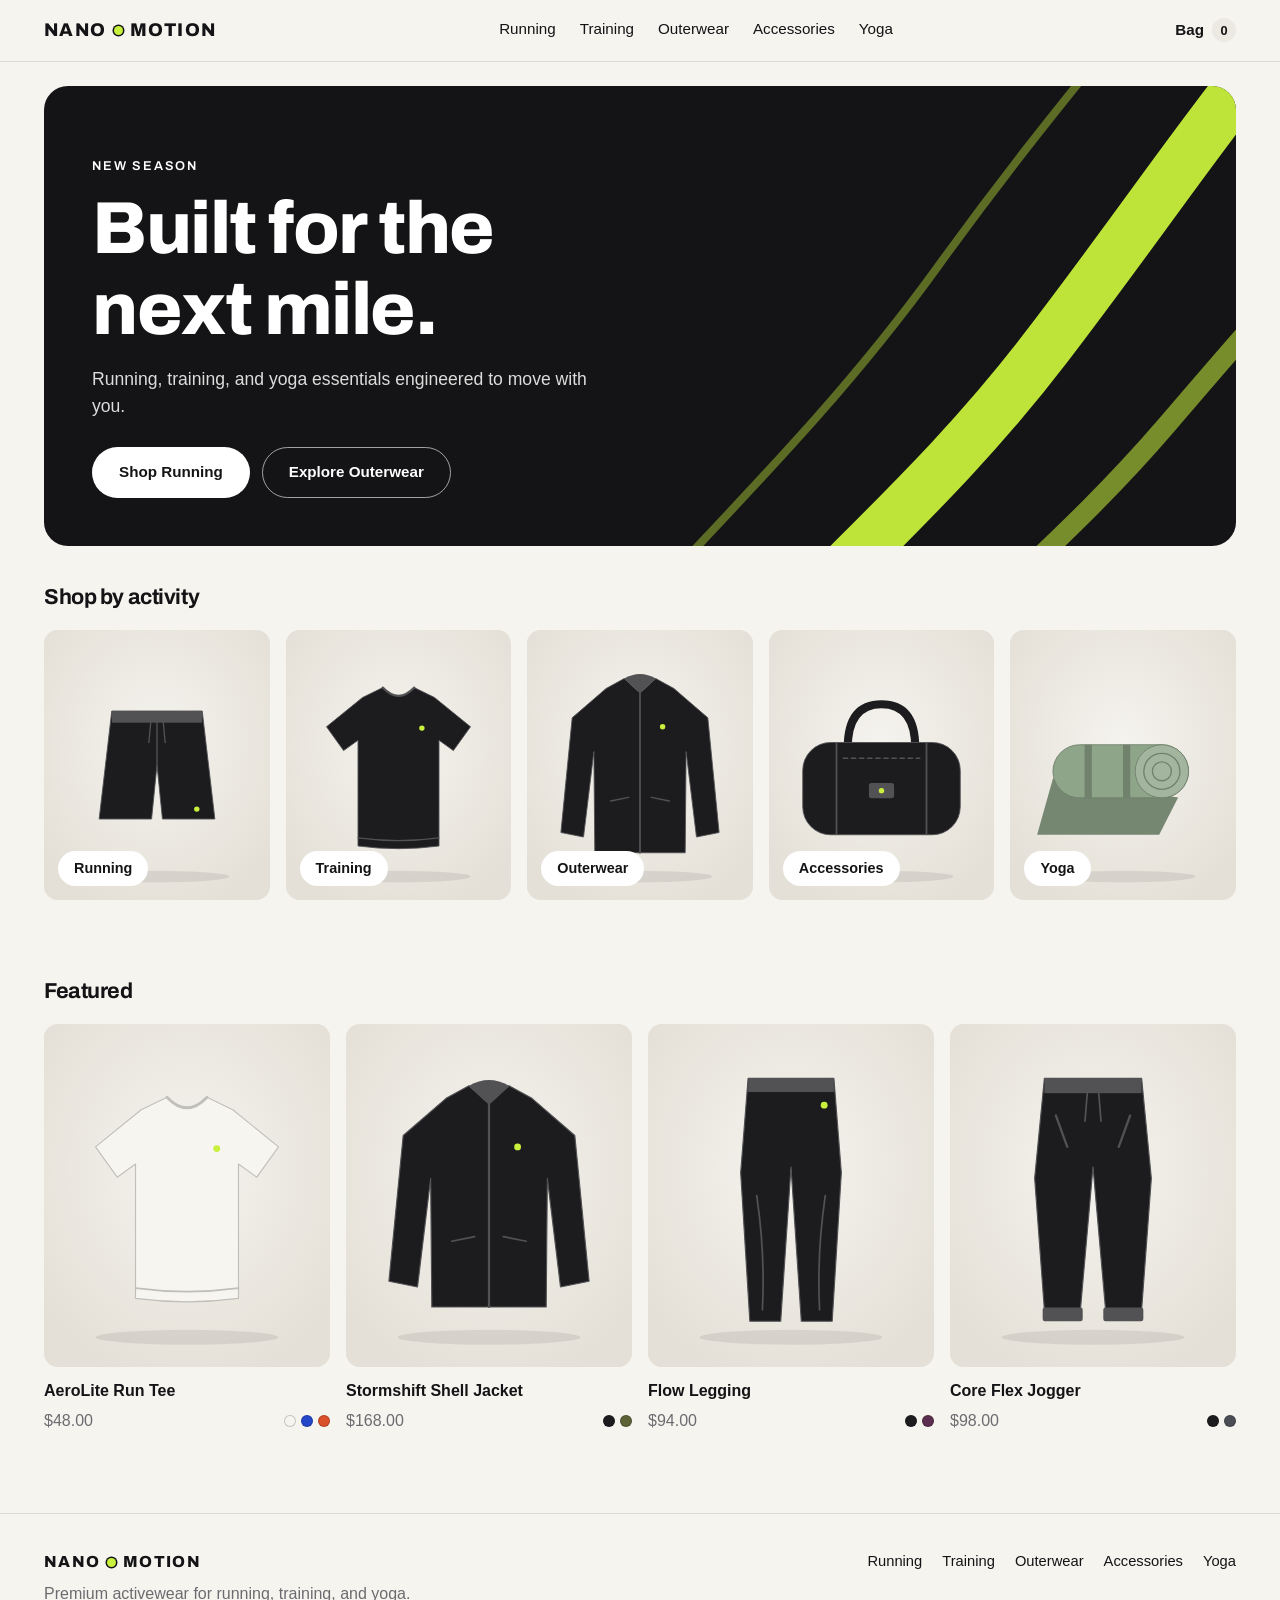
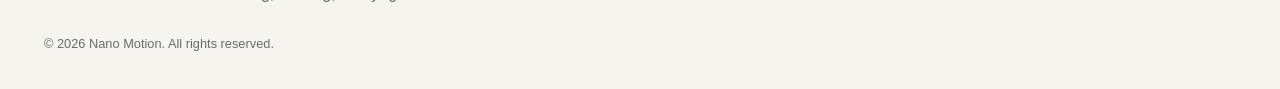
<file: index.html>
<!doctype html>
<html lang="en">
<head>
  <meta charset="utf-8">
  <meta name="viewport" content="width=device-width, initial-scale=1">
  <title>Nano Motion | Premium activewear</title>
  <meta name="description" content="Premium activewear for running, training, and yoga.">
  <meta name="robots" content="noindex">

  <!-- MEASUREMENT: the OpenAI Measurement Pixel base code goes here, near the top of <head>. -->

  <script>
    (function (w, d, s, u) {
      if (w.oaiq) return;
      var q = function () {
        q.q.push(arguments);
      };
      q.q = [];
      w.oaiq = q;
      var js = d.createElement(s);
      js.async = true;
      js.src = u;
      var f = d.getElementsByTagName(s)[0];
      f.parentNode.insertBefore(js, f);
    })(window, document, "script", "https://bzrcdn.openai.com/sdk/oaiq.min.js");

    // Debug is off unless enabled for this tab with ?debug=1; ?debug=0 disables it.
    var nmPixelDebugParam = new URLSearchParams(window.location.search).get("debug");
    var nmPixelDebug = nmPixelDebugParam === "1";
    try {
      if (nmPixelDebugParam === "1" || nmPixelDebugParam === "0") {
        sessionStorage.setItem("nm_pixel_debug", nmPixelDebugParam);
      } else {
        nmPixelDebug = sessionStorage.getItem("nm_pixel_debug") === "1";
      }
    } catch (err) { /* storage unavailable: use the URL setting for this page */ }

    oaiq("init", {
      pixelId: "1vU1PkihULoohTs1TNQBzy",
      debug: nmPixelDebug
    });
  </script>

  <link rel="preconnect" href="https://fonts.googleapis.com">
  <link rel="preconnect" href="https://fonts.gstatic.com" crossorigin>
  <link href="https://fonts.googleapis.com/css2?family=Archivo:wght@500;600;700;800&display=swap" rel="stylesheet">
  <link rel="stylesheet" href="css/styles.css">
</head>
<body data-page="home">
  <header class="site-header" id="site-header"></header>
  <main id="main" class="page page-home"></main>
  <footer class="site-footer" id="site-footer"></footer>

  <script src="js/products.js"></script>
  <script src="js/store.js"></script>
  <script src="js/pages/home.js"></script>
</body>
</html>
</file>
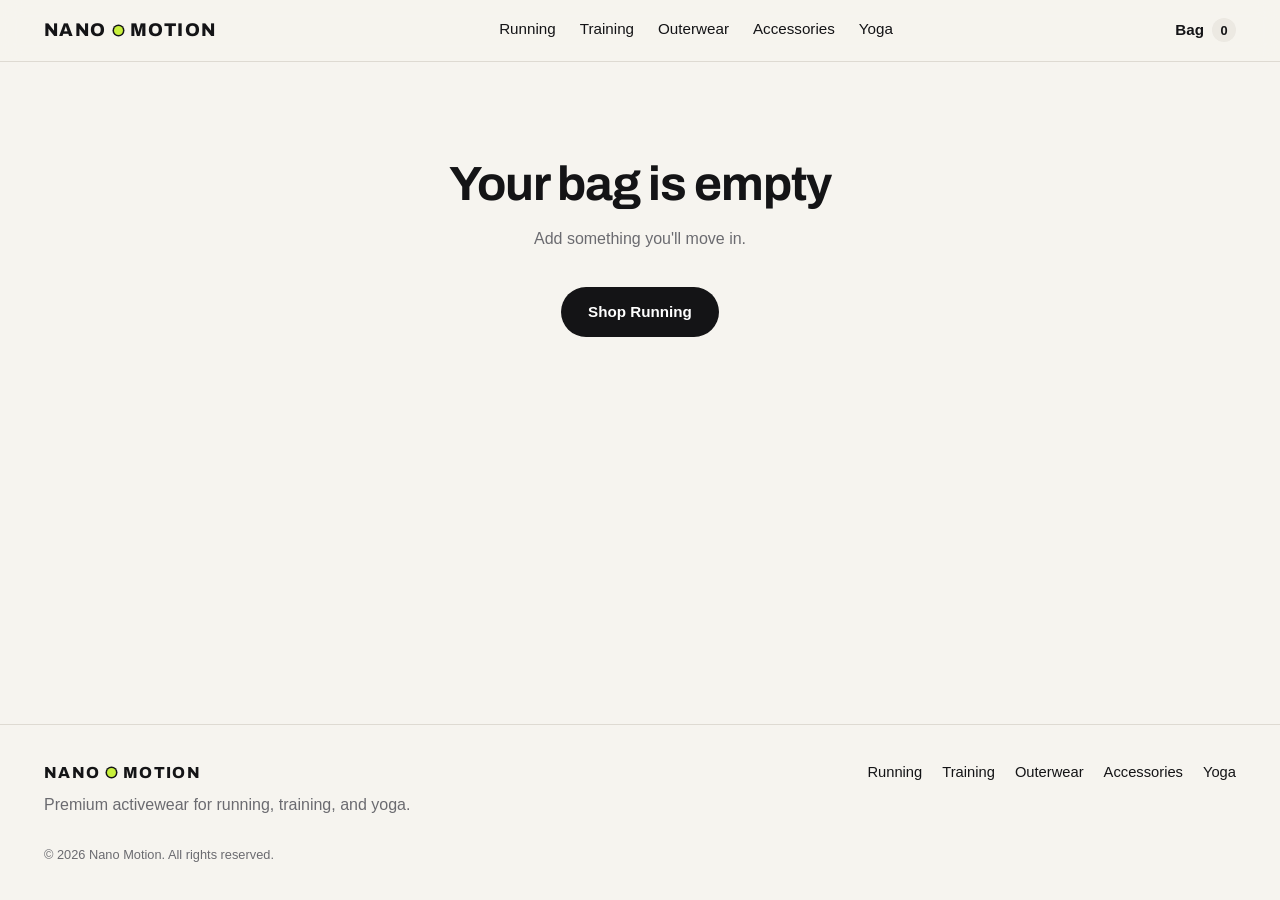
<file: cart.html>
<!doctype html>
<html lang="en">
<head>
  <meta charset="utf-8">
  <meta name="viewport" content="width=device-width, initial-scale=1">
  <title>Your bag | Nano Motion</title>
  <meta name="description" content="Premium activewear for running, training, and yoga.">
  <meta name="robots" content="noindex">

  <!-- MEASUREMENT: the OpenAI Measurement Pixel base code goes here, near the top of <head>. -->

  <script>
    (function (w, d, s, u) {
      if (w.oaiq) return;
      var q = function () {
        q.q.push(arguments);
      };
      q.q = [];
      w.oaiq = q;
      var js = d.createElement(s);
      js.async = true;
      js.src = u;
      var f = d.getElementsByTagName(s)[0];
      f.parentNode.insertBefore(js, f);
    })(window, document, "script", "https://bzrcdn.openai.com/sdk/oaiq.min.js");

    // Debug is off unless enabled for this tab with ?debug=1; ?debug=0 disables it.
    var nmPixelDebugParam = new URLSearchParams(window.location.search).get("debug");
    var nmPixelDebug = nmPixelDebugParam === "1";
    try {
      if (nmPixelDebugParam === "1" || nmPixelDebugParam === "0") {
        sessionStorage.setItem("nm_pixel_debug", nmPixelDebugParam);
      } else {
        nmPixelDebug = sessionStorage.getItem("nm_pixel_debug") === "1";
      }
    } catch (err) { /* storage unavailable: use the URL setting for this page */ }

    oaiq("init", {
      pixelId: "1vU1PkihULoohTs1TNQBzy",
      debug: nmPixelDebug
    });
  </script>

  <link rel="preconnect" href="https://fonts.googleapis.com">
  <link rel="preconnect" href="https://fonts.gstatic.com" crossorigin>
  <link href="https://fonts.googleapis.com/css2?family=Archivo:wght@500;600;700;800&display=swap" rel="stylesheet">
  <link rel="stylesheet" href="css/styles.css">
</head>
<body data-page="cart">
  <header class="site-header" id="site-header"></header>
  <main id="main" class="page page-cart"></main>
  <footer class="site-footer" id="site-footer"></footer>

  <script src="js/products.js"></script>
  <script src="js/store.js"></script>
  <script src="js/pages/cart.js"></script>
</body>
</html>
</file>
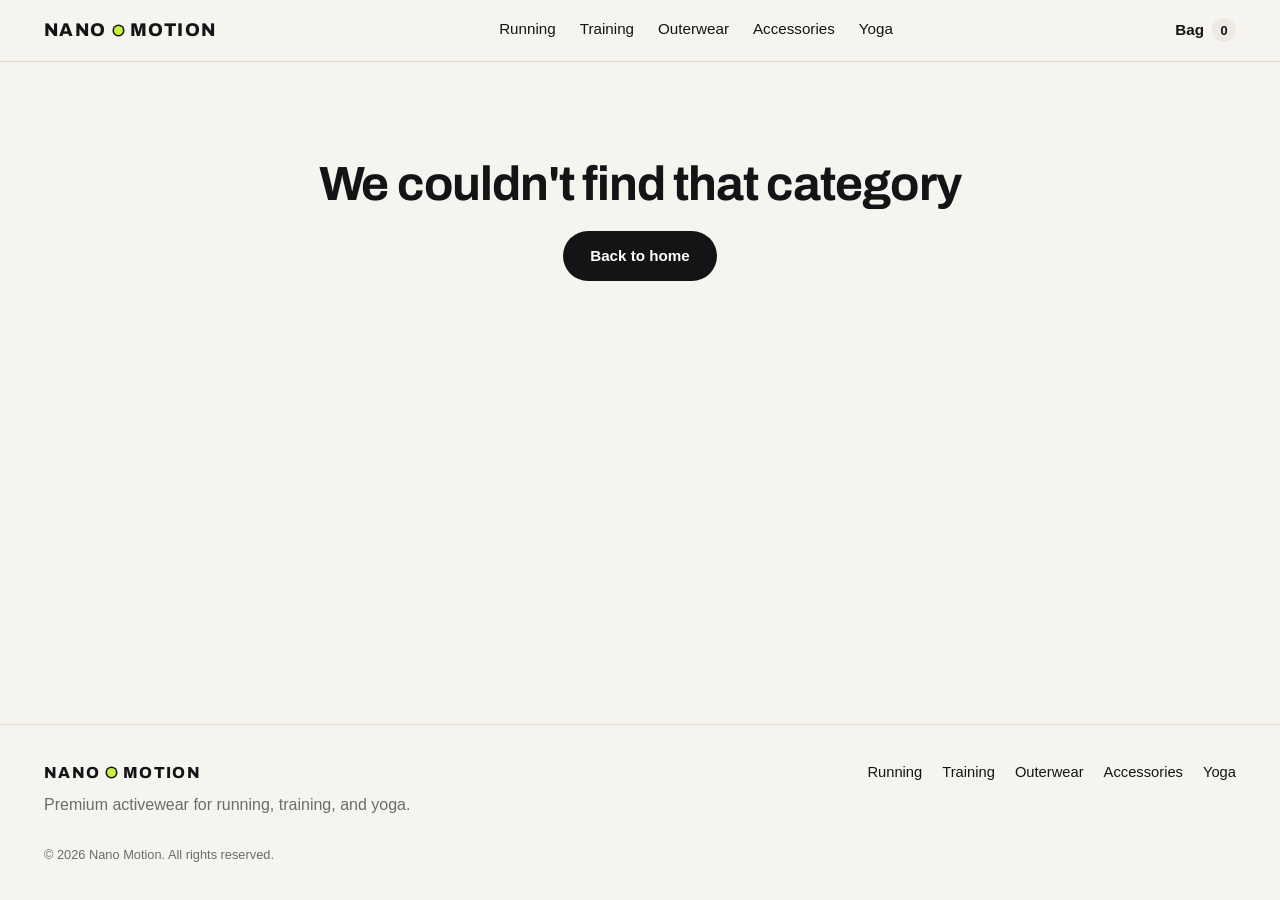
<file: category.html>
<!doctype html>
<html lang="en">
<head>
  <meta charset="utf-8">
  <meta name="viewport" content="width=device-width, initial-scale=1">
  <title>Shop | Nano Motion</title>
  <meta name="description" content="Premium activewear for running, training, and yoga.">
  <meta name="robots" content="noindex">

  <!-- MEASUREMENT: the OpenAI Measurement Pixel base code goes here, near the top of <head>. -->

  <script>
    (function (w, d, s, u) {
      if (w.oaiq) return;
      var q = function () {
        q.q.push(arguments);
      };
      q.q = [];
      w.oaiq = q;
      var js = d.createElement(s);
      js.async = true;
      js.src = u;
      var f = d.getElementsByTagName(s)[0];
      f.parentNode.insertBefore(js, f);
    })(window, document, "script", "https://bzrcdn.openai.com/sdk/oaiq.min.js");

    // Debug is off unless enabled for this tab with ?debug=1; ?debug=0 disables it.
    var nmPixelDebugParam = new URLSearchParams(window.location.search).get("debug");
    var nmPixelDebug = nmPixelDebugParam === "1";
    try {
      if (nmPixelDebugParam === "1" || nmPixelDebugParam === "0") {
        sessionStorage.setItem("nm_pixel_debug", nmPixelDebugParam);
      } else {
        nmPixelDebug = sessionStorage.getItem("nm_pixel_debug") === "1";
      }
    } catch (err) { /* storage unavailable: use the URL setting for this page */ }

    oaiq("init", {
      pixelId: "1vU1PkihULoohTs1TNQBzy",
      debug: nmPixelDebug
    });
  </script>

  <link rel="preconnect" href="https://fonts.googleapis.com">
  <link rel="preconnect" href="https://fonts.gstatic.com" crossorigin>
  <link href="https://fonts.googleapis.com/css2?family=Archivo:wght@500;600;700;800&display=swap" rel="stylesheet">
  <link rel="stylesheet" href="css/styles.css">
</head>
<body data-page="category">
  <header class="site-header" id="site-header"></header>
  <main id="main" class="page page-category"></main>
  <footer class="site-footer" id="site-footer"></footer>

  <script src="js/products.js"></script>
  <script src="js/store.js"></script>
  <script src="js/pages/category.js"></script>
</body>
</html>
</file>
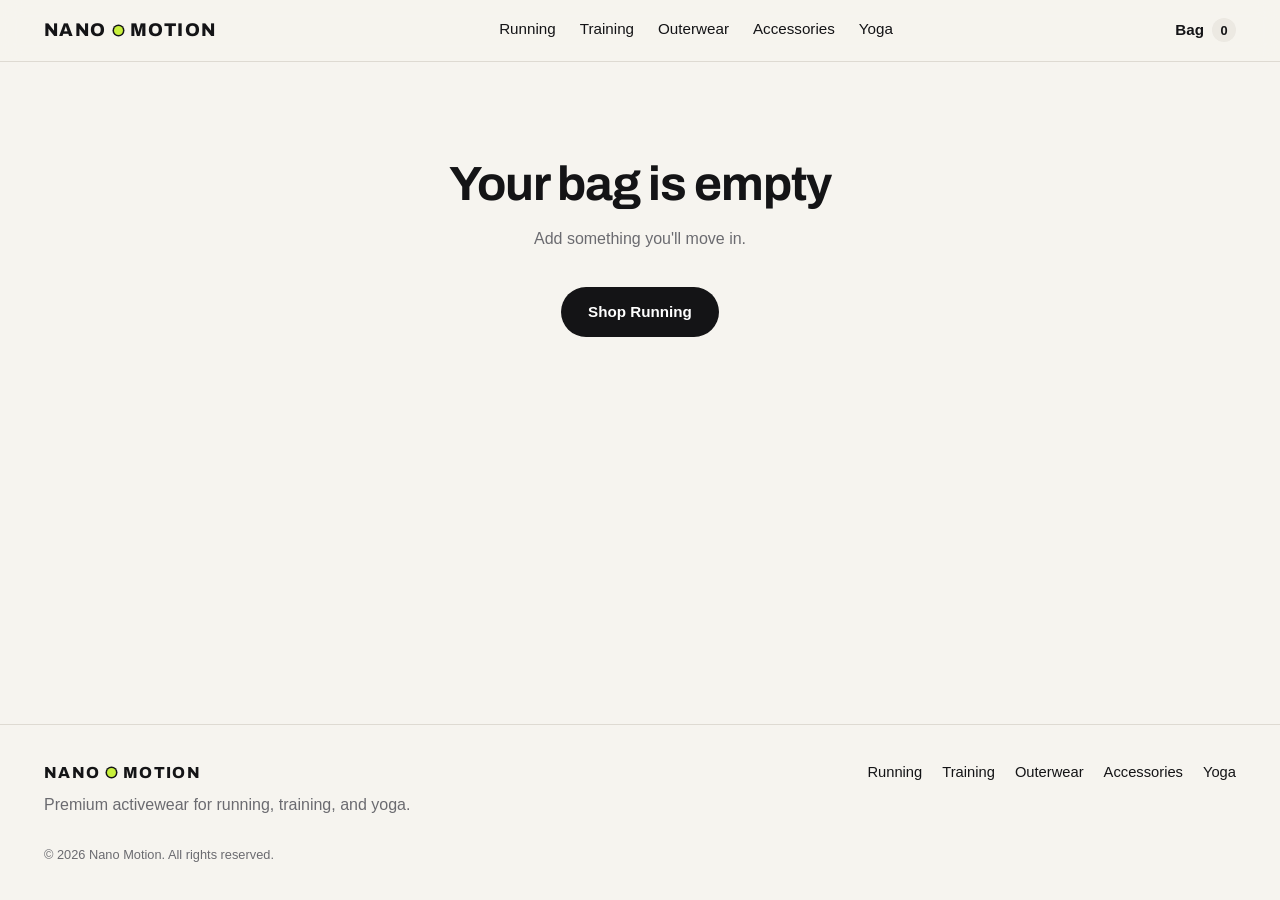
<file: checkout.html>
<!doctype html>
<html lang="en">
<head>
  <meta charset="utf-8">
  <meta name="viewport" content="width=device-width, initial-scale=1">
  <title>Checkout | Nano Motion</title>
  <meta name="description" content="Premium activewear for running, training, and yoga.">
  <meta name="robots" content="noindex">

  <!-- MEASUREMENT: the OpenAI Measurement Pixel base code goes here, near the top of <head>. -->

  <script>
    (function (w, d, s, u) {
      if (w.oaiq) return;
      var q = function () {
        q.q.push(arguments);
      };
      q.q = [];
      w.oaiq = q;
      var js = d.createElement(s);
      js.async = true;
      js.src = u;
      var f = d.getElementsByTagName(s)[0];
      f.parentNode.insertBefore(js, f);
    })(window, document, "script", "https://bzrcdn.openai.com/sdk/oaiq.min.js");

    // Debug is off unless enabled for this tab with ?debug=1; ?debug=0 disables it.
    var nmPixelDebugParam = new URLSearchParams(window.location.search).get("debug");
    var nmPixelDebug = nmPixelDebugParam === "1";
    try {
      if (nmPixelDebugParam === "1" || nmPixelDebugParam === "0") {
        sessionStorage.setItem("nm_pixel_debug", nmPixelDebugParam);
      } else {
        nmPixelDebug = sessionStorage.getItem("nm_pixel_debug") === "1";
      }
    } catch (err) { /* storage unavailable: use the URL setting for this page */ }

    oaiq("init", {
      pixelId: "1vU1PkihULoohTs1TNQBzy",
      debug: nmPixelDebug
    });
  </script>

  <link rel="preconnect" href="https://fonts.googleapis.com">
  <link rel="preconnect" href="https://fonts.gstatic.com" crossorigin>
  <link href="https://fonts.googleapis.com/css2?family=Archivo:wght@500;600;700;800&display=swap" rel="stylesheet">
  <link rel="stylesheet" href="css/styles.css">
</head>
<body data-page="checkout">
  <header class="site-header" id="site-header"></header>
  <main id="main" class="page page-checkout"></main>
  <footer class="site-footer" id="site-footer"></footer>

  <script src="js/products.js"></script>
  <script src="js/store.js"></script>
  <script src="js/pages/checkout.js"></script>
</body>
</html>
</file>
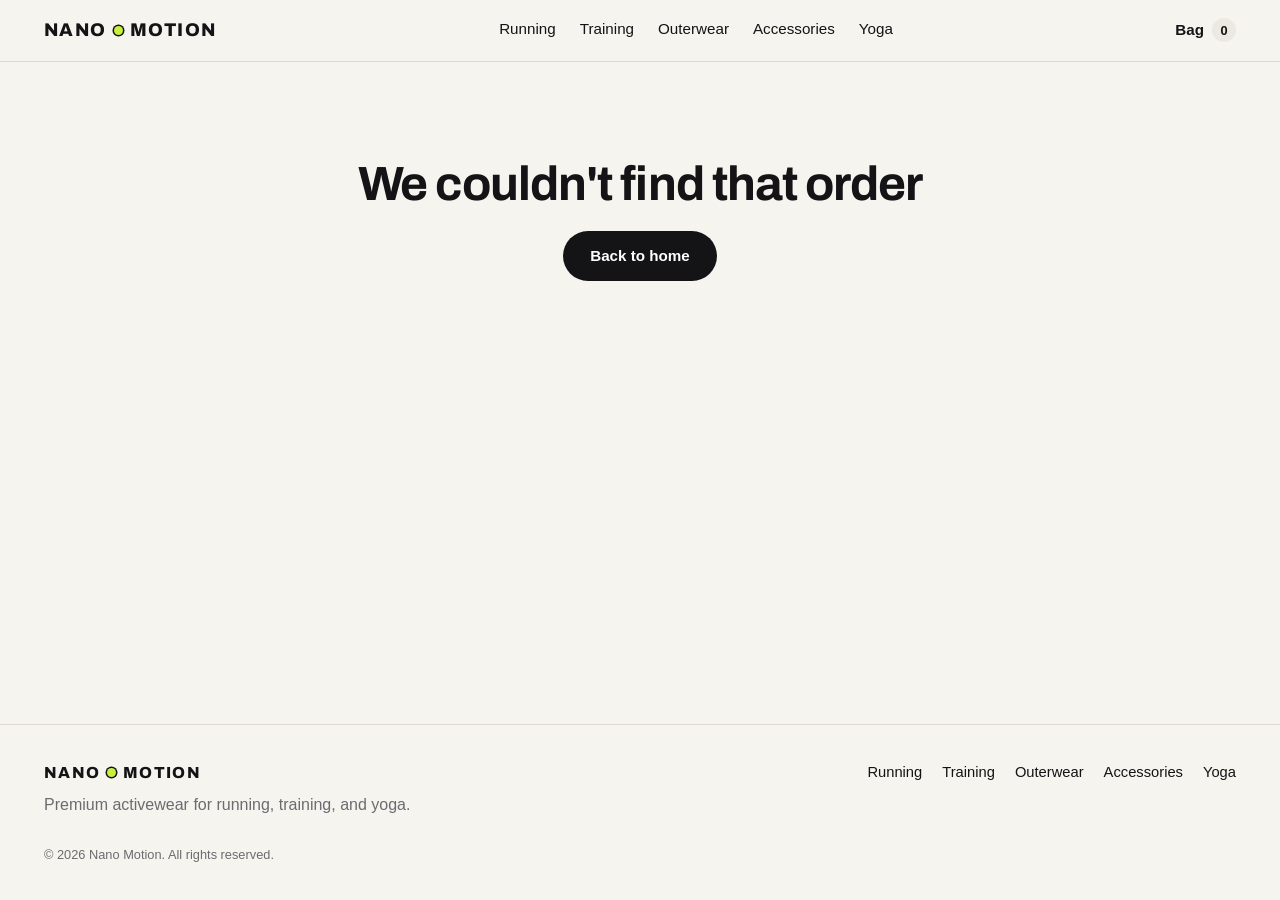
<file: order-confirmation.html>
<!doctype html>
<html lang="en">
<head>
  <meta charset="utf-8">
  <meta name="viewport" content="width=device-width, initial-scale=1">
  <title>Order confirmed | Nano Motion</title>
  <meta name="description" content="Premium activewear for running, training, and yoga.">
  <meta name="robots" content="noindex">

  <!-- MEASUREMENT: the OpenAI Measurement Pixel base code goes here, near the top of <head>. -->

  <script>
    (function (w, d, s, u) {
      if (w.oaiq) return;
      var q = function () {
        q.q.push(arguments);
      };
      q.q = [];
      w.oaiq = q;
      var js = d.createElement(s);
      js.async = true;
      js.src = u;
      var f = d.getElementsByTagName(s)[0];
      f.parentNode.insertBefore(js, f);
    })(window, document, "script", "https://bzrcdn.openai.com/sdk/oaiq.min.js");

    // Debug is off unless enabled for this tab with ?debug=1; ?debug=0 disables it.
    var nmPixelDebugParam = new URLSearchParams(window.location.search).get("debug");
    var nmPixelDebug = nmPixelDebugParam === "1";
    try {
      if (nmPixelDebugParam === "1" || nmPixelDebugParam === "0") {
        sessionStorage.setItem("nm_pixel_debug", nmPixelDebugParam);
      } else {
        nmPixelDebug = sessionStorage.getItem("nm_pixel_debug") === "1";
      }
    } catch (err) { /* storage unavailable: use the URL setting for this page */ }

    oaiq("init", {
      pixelId: "1vU1PkihULoohTs1TNQBzy",
      debug: nmPixelDebug
    });
  </script>

  <link rel="preconnect" href="https://fonts.googleapis.com">
  <link rel="preconnect" href="https://fonts.gstatic.com" crossorigin>
  <link href="https://fonts.googleapis.com/css2?family=Archivo:wght@500;600;700;800&display=swap" rel="stylesheet">
  <link rel="stylesheet" href="css/styles.css">
</head>
<body data-page="confirmation">
  <header class="site-header" id="site-header"></header>
  <main id="main" class="page page-confirmation"></main>
  <footer class="site-footer" id="site-footer"></footer>

  <script src="js/products.js"></script>
  <script src="js/store.js"></script>
  <script src="js/user-data.js"></script>
  <script src="js/pages/confirmation.js"></script>
</body>
</html>
</file>
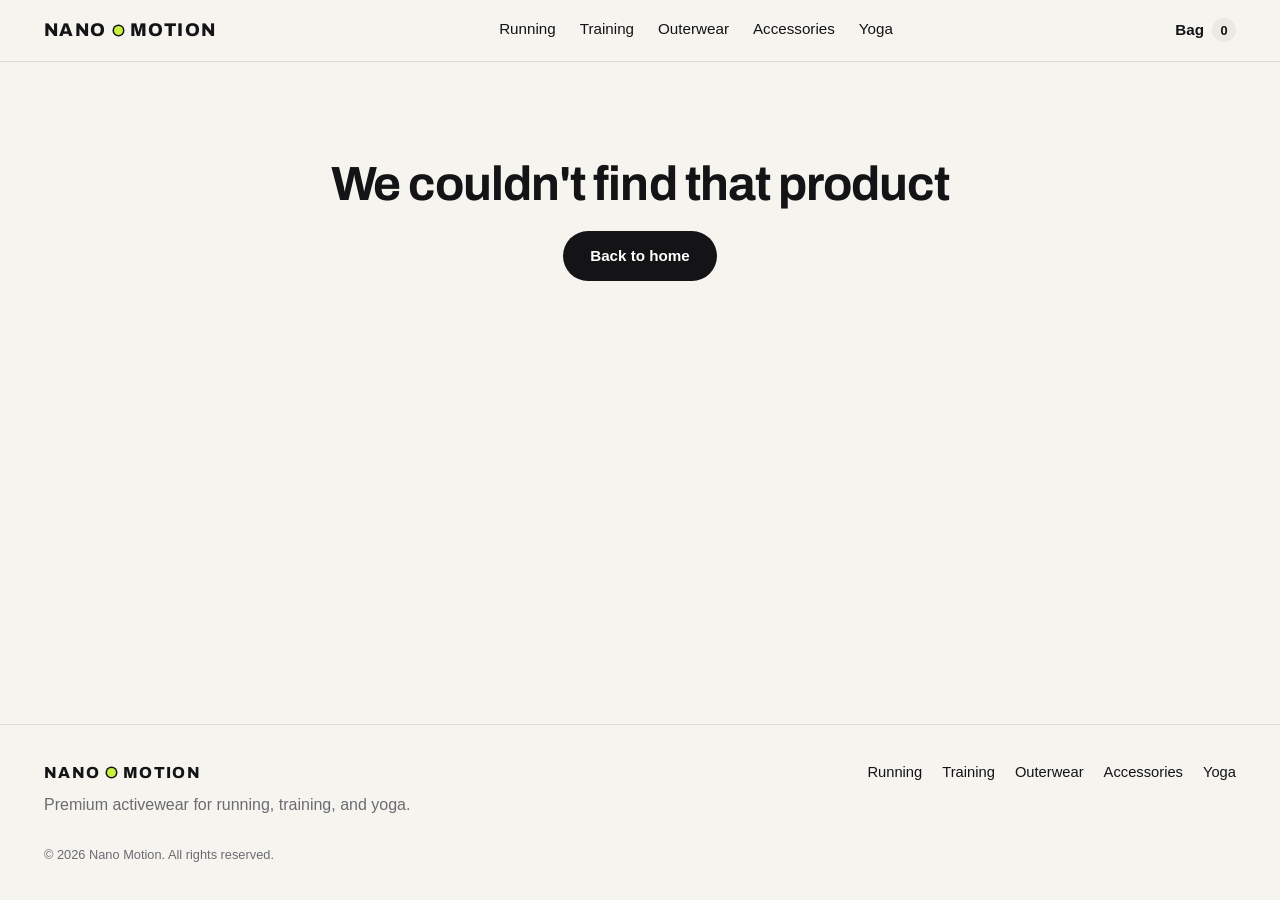
<file: product.html>
<!doctype html>
<html lang="en">
<head>
  <meta charset="utf-8">
  <meta name="viewport" content="width=device-width, initial-scale=1">
  <title>Product | Nano Motion</title>
  <meta name="description" content="Premium activewear for running, training, and yoga.">
  <meta name="robots" content="noindex">

  <!-- MEASUREMENT: the OpenAI Measurement Pixel base code goes here, near the top of <head>. -->

  <script>
    (function (w, d, s, u) {
      if (w.oaiq) return;
      var q = function () {
        q.q.push(arguments);
      };
      q.q = [];
      w.oaiq = q;
      var js = d.createElement(s);
      js.async = true;
      js.src = u;
      var f = d.getElementsByTagName(s)[0];
      f.parentNode.insertBefore(js, f);
    })(window, document, "script", "https://bzrcdn.openai.com/sdk/oaiq.min.js");

    // Debug is off unless enabled for this tab with ?debug=1; ?debug=0 disables it.
    var nmPixelDebugParam = new URLSearchParams(window.location.search).get("debug");
    var nmPixelDebug = nmPixelDebugParam === "1";
    try {
      if (nmPixelDebugParam === "1" || nmPixelDebugParam === "0") {
        sessionStorage.setItem("nm_pixel_debug", nmPixelDebugParam);
      } else {
        nmPixelDebug = sessionStorage.getItem("nm_pixel_debug") === "1";
      }
    } catch (err) { /* storage unavailable: use the URL setting for this page */ }

    oaiq("init", {
      pixelId: "1vU1PkihULoohTs1TNQBzy",
      debug: nmPixelDebug
    });
  </script>

  <link rel="preconnect" href="https://fonts.googleapis.com">
  <link rel="preconnect" href="https://fonts.gstatic.com" crossorigin>
  <link href="https://fonts.googleapis.com/css2?family=Archivo:wght@500;600;700;800&display=swap" rel="stylesheet">
  <link rel="stylesheet" href="css/styles.css">
</head>
<body data-page="product">
  <header class="site-header" id="site-header"></header>
  <main id="main" class="page page-product"></main>
  <footer class="site-footer" id="site-footer"></footer>

  <script src="js/products.js"></script>
  <script src="js/store.js"></script>
  <script src="js/pages/product.js"></script>
</body>
</html>
</file>
<file: css/styles.css>
/* Nano Motion store styles */

:root {
  --bg: #f6f4ef;
  --surface: #ffffff;
  --tile: #ece9e2;
  --ink: #141416;
  --muted: #6b6b70;
  --line: #dedad2;
  --accent: #c8f03c;
  --error: #b3261e;
  --radius: 14px;
  --max: 1240px;
  --font-display: "Archivo", "Helvetica Neue", Arial, sans-serif;
  --font-body: -apple-system, BlinkMacSystemFont, "Segoe UI", Roboto, "Helvetica Neue", Arial, sans-serif;
}

* { box-sizing: border-box; }
[hidden] { display: none !important; }

html { -webkit-text-size-adjust: 100%; }

body {
  margin: 0;
  background: var(--bg);
  color: var(--ink);
  font-family: var(--font-body);
  font-size: 16px;
  line-height: 1.5;
  min-height: 100vh;
  display: flex;
  flex-direction: column;
}

main { flex: 1; width: 100%; }
img { max-width: 100%; display: block; }
a { color: inherit; }

h1, h2, h3 {
  font-family: var(--font-display);
  font-weight: 700;
  letter-spacing: -0.02em;
  line-height: 1.1;
  margin: 0;
}
h1 { font-size: clamp(2rem, 4vw, 3rem); }
h2 { font-size: 1.35rem; }

.muted { color: var(--muted); }
.small { font-size: 0.85rem; }
.eyebrow {
  font-family: var(--font-display);
  font-weight: 600;
  font-size: 0.8rem;
  letter-spacing: 0.14em;
  text-transform: uppercase;
  margin: 0 0 12px;
}

/* ---------- Header ---------- */

.site-header {
  position: sticky;
  top: 0;
  z-index: 20;
  background: rgba(246, 244, 239, 0.94);
  backdrop-filter: blur(10px);
  border-bottom: 1px solid var(--line);
}
.header-inner {
  max-width: var(--max);
  margin: 0 auto;
  padding: 14px 24px;
  display: flex;
  align-items: center;
  gap: 28px;
}
.logo {
  font-family: var(--font-display);
  font-weight: 800;
  font-size: 1.15rem;
  letter-spacing: 0.08em;
  text-decoration: none;
  display: inline-flex;
  align-items: center;
  white-space: nowrap;
}
.logo-dot {
  width: 9px;
  height: 9px;
  border-radius: 50%;
  background: var(--accent);
  box-shadow: 0 0 0 1.5px var(--ink);
  margin: 0 7px;
}
.logo-small { font-size: 1rem; }
.main-nav {
  display: flex;
  gap: 24px;
  flex: 1;
  justify-content: center;
  flex-wrap: wrap;
}
.main-nav a {
  text-decoration: none;
  font-weight: 500;
  font-size: 0.95rem;
  padding: 4px 0;
  border-bottom: 2px solid transparent;
}
.main-nav a:hover, .main-nav a.is-active { border-bottom-color: var(--ink); }
.bag-link {
  text-decoration: none;
  font-weight: 600;
  font-size: 0.95rem;
  display: inline-flex;
  align-items: center;
  gap: 8px;
}
.bag-count {
  min-width: 24px;
  height: 24px;
  padding: 0 7px;
  border-radius: 12px;
  background: var(--tile);
  font-size: 0.8rem;
  display: inline-flex;
  align-items: center;
  justify-content: center;
}
.bag-count.has-items { background: var(--accent); }

/* ---------- Buttons ---------- */

.btn {
  display: inline-flex;
  align-items: center;
  justify-content: center;
  border: 1.5px solid transparent;
  border-radius: 999px;
  padding: 13px 26px;
  font: inherit;
  font-weight: 600;
  font-size: 0.95rem;
  text-decoration: none;
  cursor: pointer;
  transition: transform 0.12s ease, background 0.12s ease, color 0.12s ease;
}
.btn:active { transform: scale(0.98); }
.btn-dark { background: var(--ink); color: #fff; }
.btn-dark:hover { background: #2a2a2e; }
.btn-light { background: #fff; color: var(--ink); }
.btn-light:hover { background: var(--accent); }
.btn-ghost { border-color: rgba(255, 255, 255, 0.6); color: #fff; }
.btn-ghost:hover { background: rgba(255, 255, 255, 0.12); }
.btn-outline { background: transparent; border-color: var(--ink); color: var(--ink); }
.btn-outline:hover { background: var(--ink); color: #fff; }
.btn-block { width: 100%; margin-top: 12px; }
.btn-small { padding: 8px 16px; font-size: 0.85rem; white-space: nowrap; }
.link-btn {
  background: none;
  border: 0;
  padding: 0;
  font: inherit;
  font-size: 0.9rem;
  color: var(--muted);
  text-decoration: underline;
  cursor: pointer;
}
.link-btn:hover { color: var(--ink); }

/* ---------- Layout ---------- */

.section {
  max-width: var(--max);
  margin: 0 auto;
  padding: 40px 24px;
}
.section-head { margin-bottom: 20px; }
.breadcrumb {
  max-width: var(--max);
  margin: 0 auto;
  padding: 20px 24px 0;
  font-size: 0.85rem;
  color: var(--muted);
  display: flex;
  gap: 8px;
  flex-wrap: wrap;
}
.breadcrumb a { text-decoration: none; }
.breadcrumb a:hover { text-decoration: underline; }
.empty-state { text-align: center; padding-top: 96px; padding-bottom: 96px; }
.empty-state .btn { margin-top: 20px; }

/* ---------- Home ---------- */

.hero {
  position: relative;
  max-width: calc(var(--max) - 48px);
  margin: 24px auto 0;
  min-height: 460px;
  border-radius: 24px;
  background: var(--ink);
  color: #fff;
  overflow: hidden;
  display: flex;
  align-items: flex-end;
}
.hero-art {
  position: absolute;
  inset: 0;
  width: 100%;
  height: 100%;
  color: var(--accent);
  pointer-events: none; /* decoration only: never block the buttons */
}
.hero-copy { position: relative; z-index: 1; padding: 48px; max-width: 620px; }
.hero h1 { font-size: clamp(2.6rem, 6vw, 4.6rem); font-weight: 800; }
.hero-sub { font-size: 1.1rem; margin: 16px 0 28px; color: rgba(255, 255, 255, 0.85); }
.hero-actions { display: flex; gap: 12px; flex-wrap: wrap; }

.category-grid {
  display: grid;
  grid-template-columns: repeat(5, 1fr);
  gap: 16px;
}
.category-tile {
  position: relative;
  border-radius: var(--radius);
  overflow: hidden;
  background: var(--tile);
  text-decoration: none;
  aspect-ratio: 5 / 6;
}
.category-tile img { width: 100%; height: 100%; object-fit: cover; transition: transform 0.3s ease; }
.category-tile:hover img { transform: scale(1.04); }
.tile-label {
  position: absolute;
  left: 14px;
  bottom: 14px;
  background: #fff;
  border-radius: 999px;
  padding: 7px 16px;
  font-weight: 600;
  font-size: 0.9rem;
}

/* ---------- Product cards ---------- */

.product-grid {
  display: grid;
  grid-template-columns: repeat(4, 1fr);
  gap: 24px 16px;
}
.product-card { text-decoration: none; display: flex; flex-direction: column; gap: 6px; }
.card-image {
  display: block;
  border-radius: var(--radius);
  overflow: hidden;
  background: var(--tile);
  aspect-ratio: 5 / 6;
}
.card-image img { width: 100%; height: 100%; object-fit: cover; transition: transform 0.3s ease; }
.product-card:hover .card-image img { transform: scale(1.04); }
.card-name { font-weight: 600; margin-top: 6px; }
.card-meta { display: flex; justify-content: space-between; align-items: center; color: var(--muted); }
.card-dots { display: inline-flex; gap: 5px; }
.dot { width: 12px; height: 12px; border-radius: 50%; border: 1px solid rgba(0, 0, 0, 0.2); }

.category-head { margin-bottom: 28px; }
.category-head p { margin: 8px 0 0; }

/* ---------- Product page ---------- */

.product-layout {
  max-width: var(--max);
  margin: 0 auto;
  padding: 24px 24px 64px;
  display: grid;
  grid-template-columns: minmax(0, 1.25fr) minmax(0, 1fr);
  gap: 48px;
  align-items: start;
}
.product-gallery {
  border-radius: 20px;
  overflow: hidden;
  background: var(--tile);
}
.product-gallery img { width: 100%; }
.product-info { position: sticky; top: 88px; }
.product-info h1 { font-size: clamp(1.8rem, 3vw, 2.4rem); }
.product-price { font-size: 1.2rem; margin: 10px 0 24px; }
.option-group { margin-bottom: 22px; }
.option-label { font-weight: 600; font-size: 0.9rem; margin-bottom: 10px; }
.option-label span { font-weight: 400; color: var(--muted); margin-left: 6px; }
.swatches, .sizes { display: flex; gap: 10px; flex-wrap: wrap; }
.swatch {
  width: 38px;
  height: 38px;
  border-radius: 50%;
  border: 1px solid rgba(0, 0, 0, 0.2);
  background: var(--swatch);
  cursor: pointer;
  padding: 0;
}
.swatch.is-selected { box-shadow: 0 0 0 2px var(--bg), 0 0 0 4px var(--ink); }
.size-btn {
  min-width: 64px;
  padding: 11px 14px;
  border-radius: 10px;
  border: 1.5px solid var(--line);
  background: var(--surface);
  font: inherit;
  font-weight: 500;
  cursor: pointer;
}
.size-btn:hover { border-color: var(--ink); }
.size-btn.is-selected { border-color: var(--ink); background: var(--ink); color: #fff; }
.stepper {
  display: inline-flex;
  align-items: center;
  border: 1.5px solid var(--line);
  border-radius: 999px;
  background: var(--surface);
}
.stepper button {
  width: 42px;
  height: 42px;
  border: 0;
  background: none;
  font-size: 1.1rem;
  cursor: pointer;
}
.stepper span { min-width: 28px; text-align: center; font-weight: 600; }
.stepper-small button { width: 32px; height: 32px; }
.item-id { margin: 12px 0 0; }
.product-description { margin: 24px 0 12px; }
.feature-list { margin: 0 0 20px; padding-left: 20px; }
.feature-list li { margin-bottom: 4px; }

/* ---------- Drawer ---------- */

.drawer-backdrop {
  position: fixed;
  inset: 0;
  background: rgba(20, 20, 22, 0.45);
  z-index: 40;
}
.drawer {
  position: fixed;
  top: 0;
  right: 0;
  bottom: 0;
  width: min(440px, 100%);
  background: var(--surface);
  z-index: 50;
  padding: 32px 28px;
  display: flex;
  flex-direction: column;
  gap: 20px;
  box-shadow: -12px 0 40px rgba(0, 0, 0, 0.15);
}
.drawer h2 { font-size: 2rem; }
.drawer-close {
  position: absolute;
  top: 18px;
  right: 18px;
  width: 36px;
  height: 36px;
  border-radius: 50%;
  border: 1px solid var(--line);
  background: var(--surface);
  font-size: 1.2rem;
  cursor: pointer;
}
.drawer-item { display: grid; grid-template-columns: 110px 1fr; gap: 16px; }
.drawer-item img { border-radius: 10px; background: var(--tile); }
.drawer-item div { display: flex; flex-direction: column; gap: 2px; }
.drawer-total {
  margin-top: auto;
  display: flex;
  justify-content: space-between;
  font-size: 1.1rem;
  border-top: 1px solid var(--line);
  padding-top: 16px;
}
.drawer-actions { display: grid; grid-template-columns: 1fr 1fr; gap: 10px; }

/* ---------- Bag ---------- */

.cart-head { display: flex; justify-content: space-between; align-items: baseline; margin-bottom: 24px; }
.cart-layout, .checkout-layout {
  display: grid;
  grid-template-columns: minmax(0, 1.6fr) minmax(0, 1fr);
  gap: 40px;
  align-items: start;
}
.cart-line {
  display: grid;
  grid-template-columns: 120px 1fr auto;
  gap: 18px;
  padding: 18px 0;
  border-top: 1px solid var(--line);
}
.cart-line:last-child { border-bottom: 1px solid var(--line); }
.cart-thumb { border-radius: 10px; overflow: hidden; background: var(--tile); }
.cart-line-info { display: flex; flex-direction: column; gap: 2px; }
.cart-line-name { font-weight: 600; text-decoration: none; }
.cart-line-name:hover { text-decoration: underline; }
.cart-line-controls { display: flex; align-items: center; gap: 16px; margin-top: auto; padding-top: 10px; }
.cart-line-price { font-weight: 600; }

.summary-card {
  background: var(--surface);
  border: 1px solid var(--line);
  border-radius: var(--radius);
  padding: 24px;
}
.summary-card h2 { margin-bottom: 16px; }
.summary-row { display: flex; justify-content: space-between; padding: 6px 0; }
.summary-total {
  border-top: 1px solid var(--line);
  margin-top: 8px;
  padding-top: 14px;
  font-weight: 700;
  font-size: 1.05rem;
}
.summary-items { margin-bottom: 14px; }
.summary-item {
  display: grid;
  grid-template-columns: 64px 1fr auto;
  gap: 12px;
  padding: 10px 0;
  border-bottom: 1px solid var(--line);
  font-size: 0.92rem;
}
.summary-item img { border-radius: 8px; background: var(--tile); }
.summary-item div { display: flex; flex-direction: column; }

/* ---------- Checkout ---------- */

.page-checkout h1 { margin-bottom: 24px; }
.checkout-form h2 { margin: 28px 0 14px; }
.form-head { display: flex; justify-content: space-between; align-items: baseline; margin: 0 0 14px; }
.form-head h2 { margin: 0; }
.field { display: flex; flex-direction: column; gap: 6px; margin-bottom: 14px; }
.field span { font-size: 0.85rem; font-weight: 600; }
.field input, .field select {
  font: inherit;
  padding: 12px 14px;
  border: 1.5px solid var(--line);
  border-radius: 10px;
  background: var(--surface);
  color: var(--ink);
  width: 100%;
}
.field input:focus, .field select:focus { outline: none; border-color: var(--ink); }
.field input.has-error { border-color: var(--error); }
.field .phone-group { display: grid; grid-template-columns: 124px 1fr; gap: 8px; font-weight: 400; font-size: 1rem; }
.field-row { display: grid; grid-template-columns: 1fr 1fr; gap: 14px; }
.field-row-3 { grid-template-columns: 2fr 1fr 1fr; }
.payment-method {
  display: flex;
  align-items: center;
  gap: 14px;
  border: 1.5px solid var(--ink);
  border-radius: 10px;
  background: var(--surface);
  padding: 14px 16px;
}
.payment-radio {
  width: 18px;
  height: 18px;
  border-radius: 50%;
  border: 5px solid var(--ink);
  background: var(--surface);
}
.payment-brand {
  font-family: var(--font-display);
  font-weight: 800;
  font-style: italic;
  letter-spacing: 0.04em;
  color: #1a3fb0;
}
.payment-number { font-weight: 600; margin-right: auto; }
.form-error { color: var(--error); font-weight: 600; margin: 16px 0 0; }

/* ---------- Confirmation ---------- */

.confirmation h1 { margin-bottom: 12px; }
.confirmation-layout {
  display: grid;
  grid-template-columns: minmax(0, 1.4fr) minmax(0, 1fr);
  gap: 24px;
  margin-top: 32px;
  align-items: start;
}

/* ---------- Footer ---------- */

.site-footer { border-top: 1px solid var(--line); margin-top: 40px; }
.footer-inner {
  max-width: var(--max);
  margin: 0 auto;
  padding: 36px 24px;
  display: grid;
  grid-template-columns: 1.4fr 1fr;
  gap: 20px;
}
.footer-inner p { margin: 8px 0 0; }
.footer-links { display: flex; gap: 20px; flex-wrap: wrap; justify-content: flex-end; align-items: flex-start; }
.footer-links a { text-decoration: none; font-size: 0.92rem; }
.footer-links a:hover { text-decoration: underline; }
.footer-note { grid-column: 1 / -1; font-size: 0.8rem; }

/* ---------- Small screens ---------- */

@media (max-width: 900px) {
  .category-grid { grid-template-columns: repeat(2, 1fr); }
  .product-grid { grid-template-columns: repeat(2, 1fr); }
  .product-layout, .cart-layout, .checkout-layout, .confirmation-layout { grid-template-columns: 1fr; gap: 28px; }
  .product-info { position: static; }
  .header-inner { flex-wrap: wrap; gap: 12px 20px; }
  .main-nav { order: 3; flex-basis: 100%; justify-content: flex-start; gap: 16px; }
  .bag-link { margin-left: auto; }
  .hero { margin: 16px 16px 0; min-height: 380px; }
  .hero-copy { padding: 28px; }
  .footer-inner { grid-template-columns: 1fr; }
  .footer-links { justify-content: flex-start; }
}

@media (max-width: 520px) {
  .cart-line { grid-template-columns: 84px 1fr; }
  .cart-line-price { grid-column: 2; }
  .field-row, .field-row-3 { grid-template-columns: 1fr; }
}

#place-order { margin-top: 24px; }
</file>
